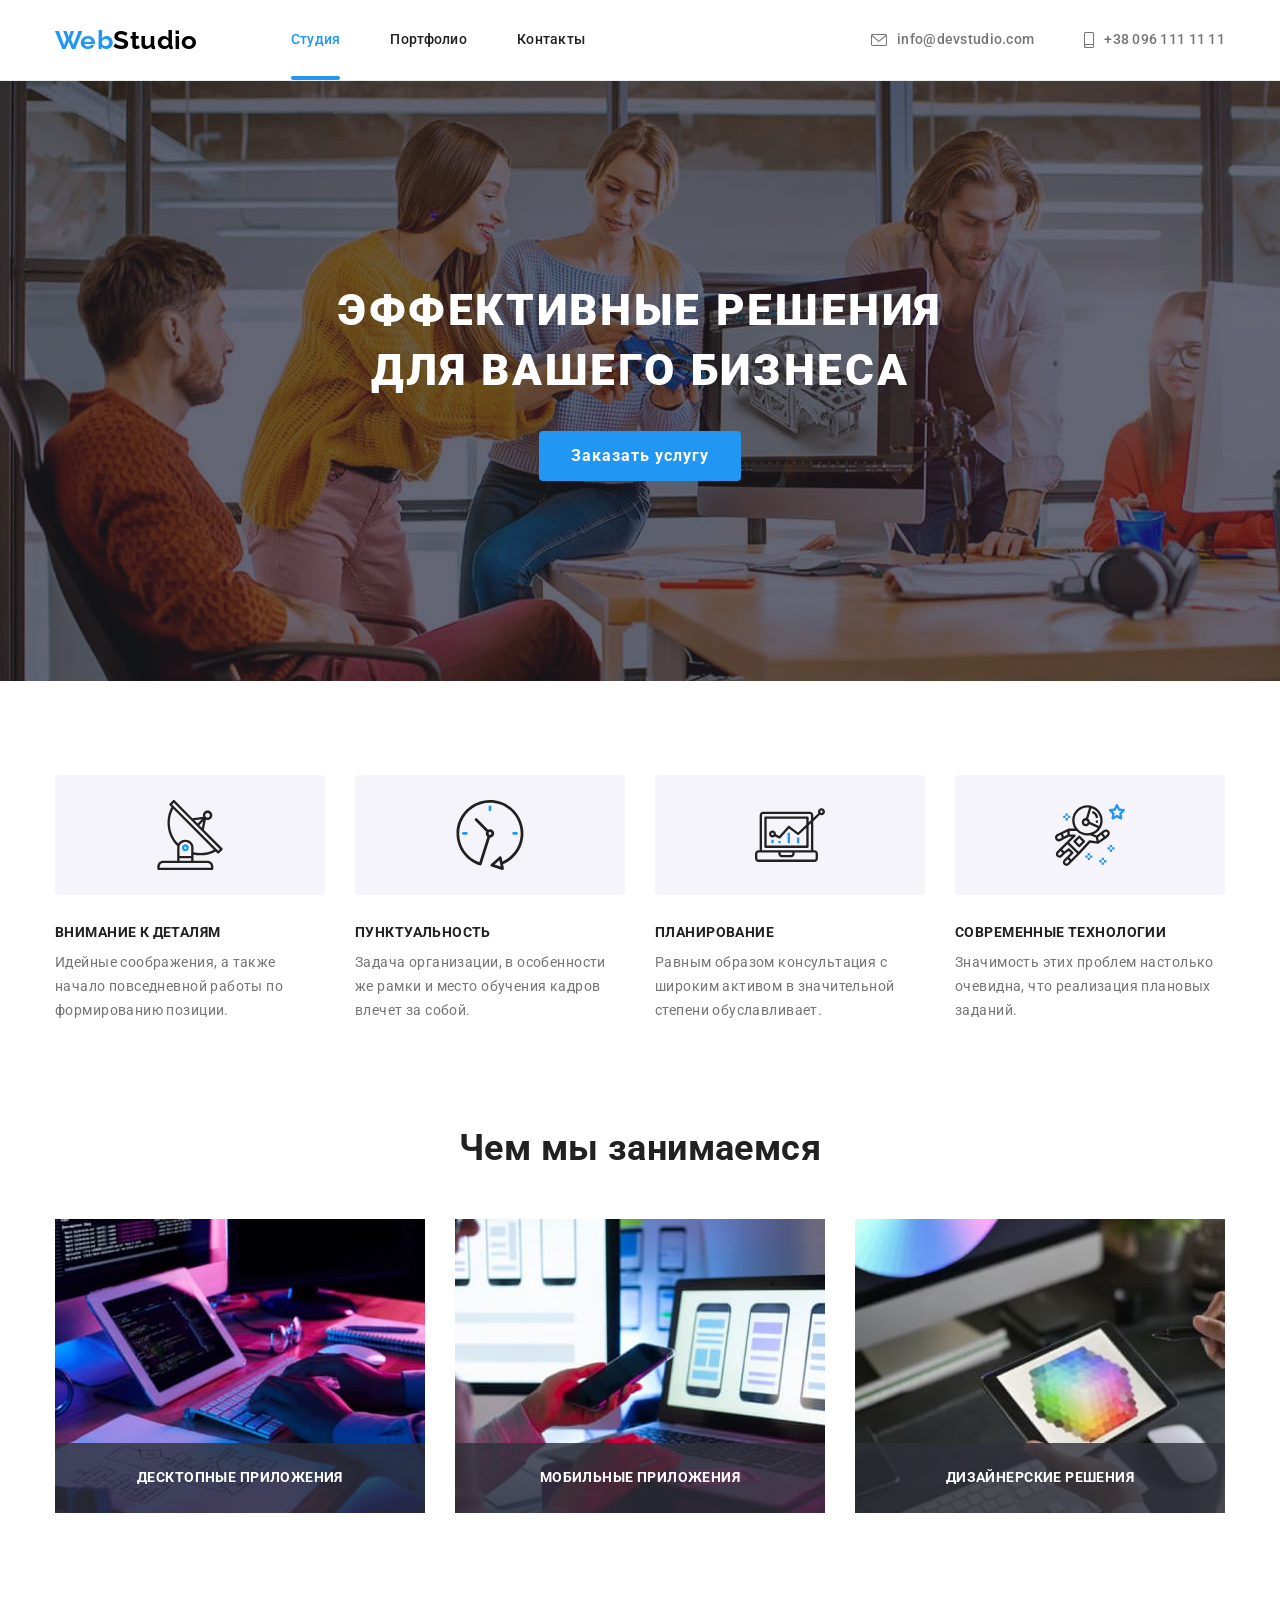
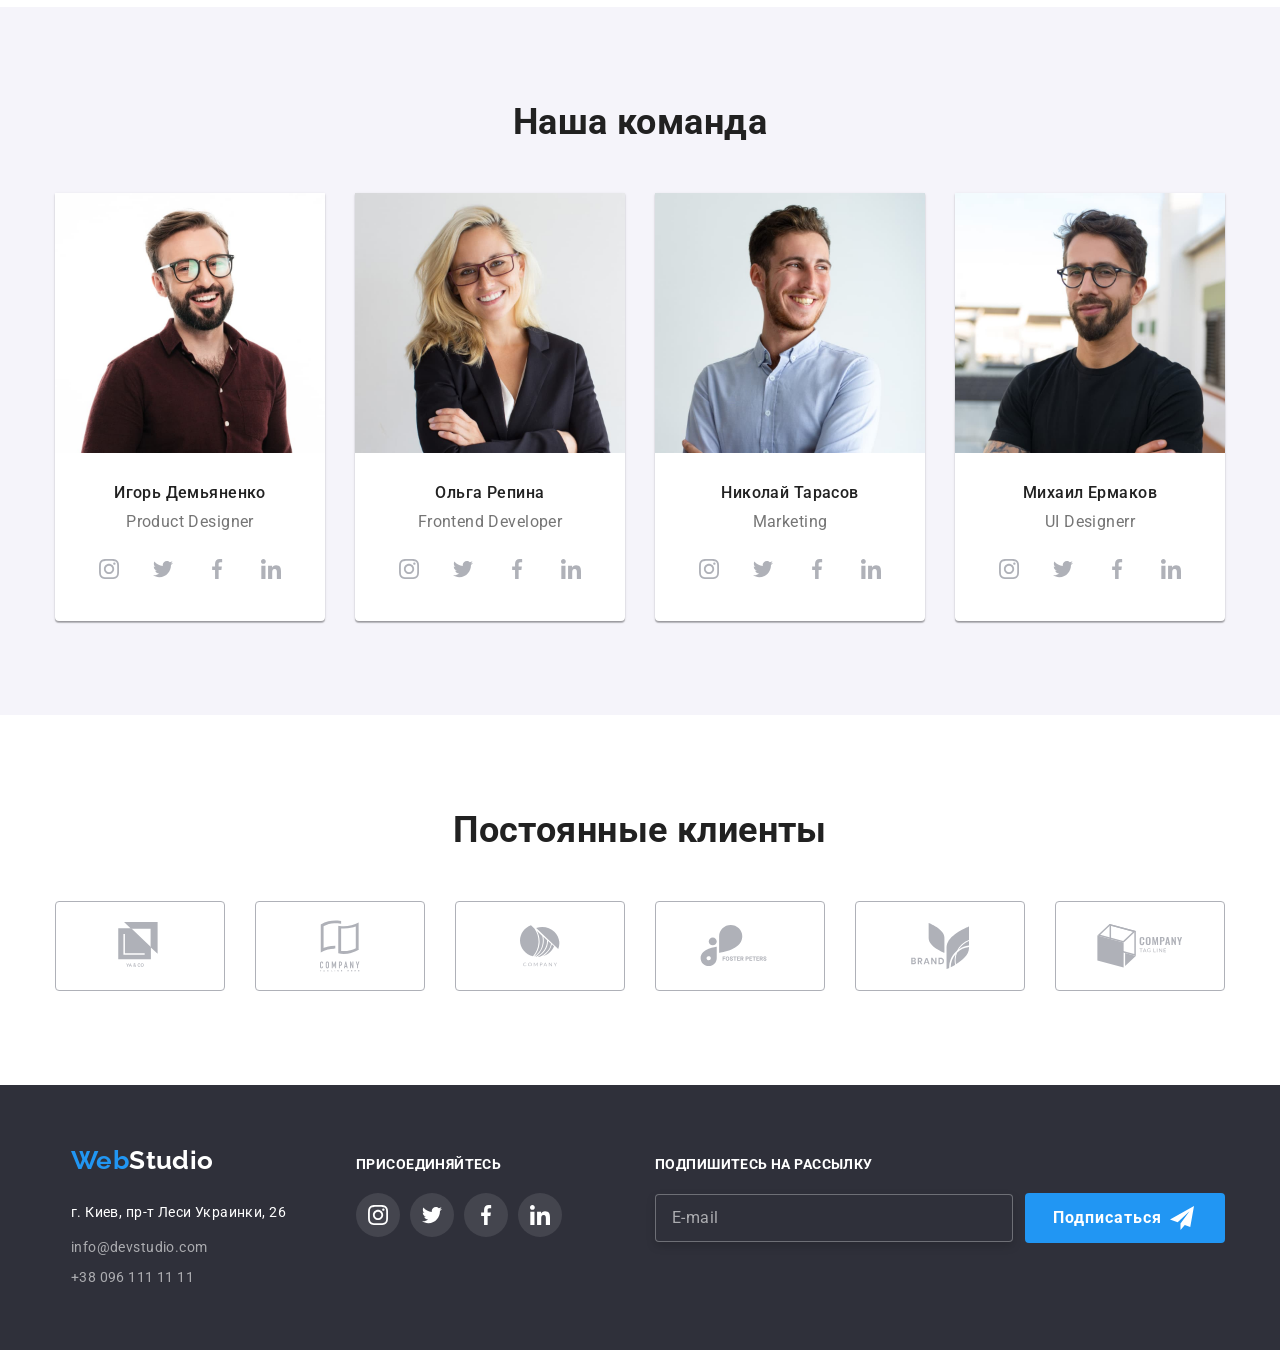
<file: index.html>
<!DOCTYPE html>
<html lang="ru">
  <head>
    <meta charset="UTF-8" />
    <meta http-equiv="X-UA-Compatible" content="IE=edge" />
    <meta name="viewport" content="width=device-width, initial-scale=1.0" />
    <title>Вебстудия в нашем городе</title>
    <link
      rel="stylesheet"
      href="https://cdnjs.cloudflare.com/ajax/libs/modern-normalize/1.0.0/modern-normalize.css"
      integrity="sha512-Zx6MlUMKSVJoQ+83OwhdILe8cSEsCzfqThJd7J/VA2UrK6Ctj85p+xzqfyuNXE5B1k25uUdmJ2OzItbBy9GHAQ=="
      crossorigin="anonymous"
    />

    <link rel="preconnect" href="https://fonts.gstatic.com" />

    <link
      href="https://fonts.googleapis.com/css2?family=Raleway:wght@700&family=Roboto:wght@400;500;700;900&display=swap"
      rel="stylesheet"
    />

    <link
      rel="stylesheet"
      href="https://cdnjs.cloudflare.com/ajax/libs/animate.css/4.1.1/animate.min.css"
    />

    <!-- <link rel="stylesheet" href="./css/styles.css" /> -->
    <link rel="stylesheet" href="./css/main.min.css" />
    
  </head>

  <body>
    <header class="header">
      <div class="container">
        <nav class="navigation">
          <a class="logo link" href="./index.html"
            >Web<span class="logo__dark-text">Studio</span></a
          >

          <ul class="menu list">
            <li class="menu__item">
              <a class="current menu__link link" href="./index.html">Студия</a>
            </li>

            <li class="menu__item">
              <a class="menu__link link" href="./portfolio.html">Портфолио</a>
            </li>

            <li class="menu__item">
              <a class="menu__link link" href="">Контакты</a>
            </li>
          </ul>
        </nav>

        <ul class="contact list">
          <li class="contact__item">
            <a
              class="contact__link link"
              href="mailto:info@devstudio.com"
              lang="en"
            >
              <svg class="contact__icon" width="16" height="12">
                <use href="./images/sprite.svg#envelope"></use>
              </svg>
              info@devstudio.com
            </a>
          </li>

          <li class="contact__item">
            <a class="contact__link link" href="tel:+380961111111">
              <svg class="contact__icon" width="10" height="16">
                <use href="./images/sprite.svg#smartphone"></use>
              </svg>
              +38 096 111 11 11</a
            >
          </li>
        </ul>
      </div>
    </header>

    <main>
      <!--секция Герой -->
      <section class="hero section">
        <div class="container">
          <h1 class="hero__title">Эффективные решения для вашего бизнеса</h1>
          <button data-modal-open class="modal-button button" type="button">
            Заказать услугу
          </button>
        </div>
      </section>

      <!--секция Особенности -->
      <section class="section features">
        <div class="container">
          <h2 class="visually-hidden">Наши преимущества</h2>
          <!--будет невидимый-->

          <ul class="features__list list">
            <li class="features__item">
              <div class="features__icon">
                <svg width="70" height="70">
                  <use href="./images/sprite.svg#antenna"></use>
                </svg>
              </div>
              <h3 class="features__title">Внимание к деталям</h3>
              <p class="features__text">
                Идейные соображения, а также начало повседневной работы по
                формированию позиции.
              </p>
            </li>

            <li class="features__item">
              <div class="features__icon">
                <svg width="70" height="70">
                  <use href="./images/sprite.svg#clock"></use>
                </svg>
              </div>
              <h3 class="features__title">Пунктуальность</h3>
              <p class="features__text">
                Задача организации, в особенности же рамки и место обучения
                кадров влечет за собой.
              </p>
            </li>

            <li class="features__item">
              <div class="features__icon">
                <svg width="70" height="70">
                  <use href="./images/sprite.svg#diagram"></use>
                </svg>
              </div>
              <h3 class="features__title">Планирование</h3>
              <p class="features__text">
                Равным образом консультация с широким активом в значительной
                степени обуславливает.
              </p>
            </li>

            <li class="features__item">
              <div class="features__icon">
                <svg width="70" height="70">
                  <use href="./images/sprite.svg#astronaut"></use>
                </svg>
              </div>
              <h3 class="features__title">Современные технологии</h3>
              <p class="features__text">
                Значимость этих проблем настолько очевидна, что реализация
                плановых заданий.
              </p>
            </li>
          </ul>
        </div>
      </section>

      <!--Чем мы занимаемся-->
      <section class="section work">
        <div class="container">
          <h2 class="brand-title">Чем мы занимаемся</h2>

          <ul class="work__list list">
            
            <li class="work__item">
              <img
                src="./images/what-are-we-doing/tablet.jpg"
                alt="разработчик пишет код адаптивных сайтов"
                width="370"
                height="294"
              />
              <div class="work__label">
                <p class="work__text">Десктопные приложения</p>
              </div>
            </li>

            <li class="work__item">
              <img
                src="./images/what-are-we-doing/mobil.jpg"
                alt="девушка разрабатывает приложение для мобильного телефона"
                width="370"
                height="294"
              />
              <div class="work__label">
                <p class="work__text">Мобильные приложения</p>
              </div>
            </li>

            <li class="work__item">
              <img
                src="./images/what-are-we-doing/graphics.jpg"
                alt="цветовая палитра на планшете"
                width="370"
                height="294"
              />

              <div class="work__label">
                <p class="work__text">Дизайнерские решения</p>
              </div>
            </li>
          </ul>
        </div>
      </section>

      <!--Наша команда-->
      <section class="team section">
        <div class="container">
          <h2 class="brand-title">Наша команда</h2>

          <ul class="team__list list">

            <li class="team__item">
              <img
                class="team__img"
                src="./images/team/designer.jpg"
                alt="на фото улыбаеся дизайнер Игорь Демьяненко"
                width="270"
                height="260"
              />
              <div class="team__content-wrapper">
                <h3 class="team__title">Игорь Демьяненко</h3>
                <p class="team__skill">Product Designer</p>
               
                <ul class="sociall-list list">
                  <li class="sociall-list__item">
                    <a href="" class="sociall-list__link link">
                      <svg class="sociall-list__icon" width="20" height="20">
                        <use href="./images/sprite.svg#instagram"></use>
                      </svg>
                    </a>
                  </li>

                  <li class="sociall-list__item">
                    <a href="" class="sociall-list__link link">
                      <svg class="sociall-list__icon" width="20" height="20">
                        <use href="./images/sprite.svg#twitter"></use>
                      </svg>
                    </a>
                  </li>

                  <li class="sociall-list__item">
                    <a href="" class="sociall-list__link link">
                      <svg class="sociall-list__icon" width="20" height="20">
                        <use href="./images/sprite.svg#facebook"></use>
                      </svg>
                    </a>
                  </li>

                  <li class="sociall-list__item">
                    <a href="" class="sociall-list__link link">
                      <svg class="sociall-list__icon" width="20" height="20">
                        <use href="./images/sprite.svg#linkedin"></use>
                      </svg>
                    </a>
                  </li>
                </ul>
              </div>
            </li>

            <li class="team__item">
              <img
                class="team__img"
                src="./images/team/developer.jpg"
                alt="фото разработчика Ольги Репиной"
                width="270"
                height="260"
              />
              <div class="team__content-wrapper">
                <h3 class="team__title">Ольга Репина</h3>
                <p class="team__skill">Frontend Developer</p>
                <ul class="sociall-list list">
                  <li class="sociall-list__item">
                    <a href="" class="sociall-list__link link">
                      <svg class="sociall-list__icon" width="20" height="20">
                        <use href="./images/sprite.svg#instagram"></use>
                      </svg>
                    </a>
                  </li>

                  <li class="sociall-list__item">
                    <a href="" class="sociall-list__link link">
                      <svg class="sociall-list__icon" width="20" height="20">
                        <use href="./images/sprite.svg#twitter"></use>
                      </svg>
                    </a>
                  </li>

                  <li class="sociall-list__item">
                    <a href="" class="sociall-list__link link">
                      <svg class="sociall-list__icon" width="20" height="20">
                        <use href="./images/sprite.svg#facebook"></use>
                      </svg>
                    </a>
                  </li>

                  <li class="sociall-list__item">
                    <a href="" class="sociall-list__link link">
                      <svg class="sociall-list__icon" width="20" height="20">
                        <use href="./images/sprite.svg#linkedin"></use>
                      </svg>
                    </a>
                  </li>
                </ul>
              </div>
            </li>

            <li class="team__item">
              <img
                class="team__img"
                src="./images/team/marketolog.jpg"
                alt="фото маркетолога Николая Тарасова"
                width="270"
                height="260"
              />
              <div class="team__content-wrapper">
                <h3 class="team__title">Николай Тарасов</h3>
                <p class="team__skill">Marketing</p>
                <ul class="sociall-list list">
                  <li class="sociall-list__item">
                    <a href="" class="sociall-list__link link">
                      <svg class="sociall-list__icon" width="20" height="20">
                        <use href="./images/sprite.svg#instagram"></use>
                      </svg>
                    </a>
                  </li>

                  <li class="sociall-list__item">
                    <a href="" class="sociall-list__link link">
                      <svg class="sociall-list__icon" width="20" height="20">
                        <use href="./images/sprite.svg#twitter"></use>
                      </svg>
                    </a>
                  </li>

                  <li class="sociall-list__item">
                    <a href="" class="sociall-list__link link">
                      <svg class="sociall-list__icon" width="20" height="20">
                        <use href="./images/sprite.svg#facebook"></use>
                      </svg>
                    </a>
                  </li>

                  <li class="sociall-list__item">
                    <a href="" class="sociall-list__link link">
                      <svg class="sociall-list__icon" width="20" height="20">
                        <use href="./images/sprite.svg#linkedin"></use>
                      </svg>
                    </a>
                  </li>
                </ul>
              </div>
            </li>

            <li class="team__item">
              <img
                class="team__img"
                src="./images/team/ul-designer.jpg"
                alt="фото дизайнера Михаил Ермаков"
                width="270"
                height="260"
              />

              <div class="team__content-wrapper">
                <h3 class="team__title">Михаил Ермаков</h3>
                <p class="team__skill">UI Designerr</p>
                <ul class="sociall-list list">
                  <li class="sociall-list__item">
                    <a href="" class="sociall-list__link link">
                      <svg class="sociall-list__icon" width="20" height="20">
                        <use href="./images/sprite.svg#instagram"></use>
                      </svg>
                    </a>
                  </li>
                  <li class="sociall-list__item">
                    <a href="" class="sociall-list__link link">
                      <svg class="sociall-list__icon" width="20" height="20">
                        <use href="./images/sprite.svg#twitter"></use>
                      </svg>
                    </a>
                  </li>
                  <li class="sociall-list__item">
                    <a href="" class="sociall-list__link link">
                      <svg class="sociall-list__icon" width="20" height="20">
                        <use href="./images/sprite.svg#facebook"></use>
                      </svg>
                    </a>
                  </li>
                  <li class="sociall-list__item">
                    <a href="" class="sociall-list__link link">
                      <svg class="sociall-list__icon" width="20" height="20">
                        <use href="./images/sprite.svg#linkedin"></use>
                      </svg>
                    </a>
                  </li>
                </ul>
              </div>
            </li>
          </ul>
        </div>
      </section>

      <!--===============  СLIENTS ========= -->
      <section class="section clients">
        <div class="container">
          <h2 class="brand-title">Постоянные клиенты</h2>

          <ul class="clients__list list">

            <li class="clients__item">
              <a href="" class="clients__link link">
                <svg class="clients__logo" width="44" height="48">
                  <use href="./images/sprite.svg#logo-klient-1"></use>
                </svg>
              </a>
            </li>

            <li class="clients__item">
              <a href="" class="clients__link">
                <svg class="clients__logo" width="40" height="52">
                  <use href="./images/sprite.svg#logo-klient-2"></use>
                </svg>
              </a>
            </li>
            <li class="clients__item">
              <a href="" class="clients__link">
                <svg class="clients__logo" width="40" height="42">
                  <use href="./images/sprite.svg#logo-klient-3"></use>
                </svg>
              </a>
            </li>
            <li class="clients__item">
              <a href="" class="clients__link">
                <svg class="clients__logo" width="80" height="42">
                  <use href="./images/sprite.svg#logo-klient-4"></use>
                </svg>
              </a>
            </li>
            <li class="clients__item">
              <a href="" class="clients__link">
                <svg class="clients__logo" width="58" height="46">
                  <use href="./images/sprite.svg#logo-klient-5"></use>
                </svg>
              </a>
            </li>
            <li class="clients__item">
              <a href="" class="clients__link">
                <svg class="clients__logo" width="88" height="44">
                  <use href="./images/sprite.svg#logo-klient-6"></use>
                </svg>
              </a>
            </li>
          </ul>
        </div>
      </section>
    </main>

    <footer class="footer">
      <div class="container">

        <div class="footer__address">
          <a class="logo link" href="./index.html"
            >Web<span class="logo__light-text">Studio</span></a
          >
          <address>
            <ul class="address__list list">
              <li class="address__item">
                <a
                  class="address__link link"
                  href="https://goo.gl/maps/Ces3QGSAe3TYxzQn6"
                  rel="noopener noreferrer"
                  >г. Киев, пр-т Леси Украинки, 26
                </a>
              </li>

              <li class="address__item">
                <a
                  class="address__link link"
                  href="mailto:info@devstudio.com"
                  lang="en"
                  >info@devstudio.com</a
                >
              </li>

              <li class="address__item">
                <a class="address__link link" href="tel:+380961111111"
                  >+38 096 111 11 11</a
                >
              </li>
            </ul>
          </address>
        </div>

        <div class="footer__sociall">
          <b class="footer__call">присоединяйтесь</b>
          <ul class="sociall-list list">
            <li class="sociall-list__item">
              <a href="" class="sociall-list__link link">
                <svg class="sociall-list__icon" width="20" height="20">
                  <use href="./images/sprite.svg#instagram"></use>
                </svg>
              </a>
            </li>

            <li class="sociall-list__item">
              <a href="" class="sociall-list__link link">
                <svg class="sociall-list__icon" width="20" height="20">
                  <use href="./images/sprite.svg#twitter"></use>
                </svg>
              </a>
            </li>

            <li class="sociall-list__item">
              <a href="" class="sociall-list__link link">
                <svg class="sociall-list__icon" width="20" height="20">
                  <use href="./images/sprite.svg#facebook"></use>
                </svg>
              </a>
            </li>

            <li class="sociall-list__item">
              <a href="" class="sociall-list__link link">
                <svg class="sociall-list__icon" width="20" height="20">
                  <use href="./images/sprite.svg#linkedin"></use>
                </svg>
              </a>
            </li>
          </ul>
        </div>

        <div class="footer__sub">
          <b class="footer__call">Подпишитесь на рассылку</b>
          
          <form action="#" class="sub-form">
            <input
              id="sub-e-mail"
              type="email"
              name="sub-e-mail"
              class="sub-form__input"
              placeholder="E-mail"
              autocomplete="off"
            />

            <button
              type="submit"
              class="modal-button sub-form__modal-button button"
            >
              Подписаться
              <svg class="sub-form__btn-icon" width="24" height="24">
                <use href="./images/sprite.svg#send"></use>
              </svg>
            </button>
          </form>
        </div>
      </div>
    </footer>
    <!-- ============= MODAL ============== -->
    <div class="backdrop is-hidden" data-modal>
      
      <div class="modal">
        <button
          data-modal-close
          type="button"
          class="modal__btn-close animate__zoomIn"
        >
          <svg class="modal__icon-close" width="18" height="18">
            <use href="./images/sprite.svg#close"></use>
          </svg>
        </button>

        <!-- ======= MODAL-FORM =========== -->

        <form action="#" class="modal-form">
          <b class="modal__slogan">Оставьте свои данные, мы вам перезвоним</b>

          <label class="modal-form__field">
            Имя
            <span class="modal-form__input-wrapper">
              <input
                type="text"
                name="user-name"
                class="modal-form__input"
                autocomplete="off"
                required
                minlength="2"
                title="First name Last name"
              />
              <svg class="modal-form__icon" width="18" height="18">
                <use href="./images/sprite.svg#person"></use>
              </svg>
            </span>
          </label>

          <label class="modal-form__field">
            Телефон
            <span class="modal-form__input-wrapper">
              <input
                type="tel"
                name="user-phone"
                class="modal-form__input"
                autocomplete="off"
                required
              />
              <svg class="modal-form__icon" width="18" height="18">
                <use href="./images/sprite.svg#phone"></use>
              </svg>
            </span>
          </label>

          <label class="modal-form__field">
            Почта
            <span class="modal-form__input-wrapper">
              <input type="email" name="user-mail" class="modal-form__input" autocomplete="off" />
              <svg class="modal-form__icon" width="18" height="18">
                <use href="./images/sprite.svg#email"></use>
              </svg>
            </span>
          </label>

          <label class="modal-form__field">
            Комментарий
            <textarea
              name="user-massage"
              class="modal-form__input modal-form__massage"
              placeholder="Введите текст"
            ></textarea>
          </label>

          <input
            type="checkbox"
            id="user-term"
            name="user-term"
            value="agreement"
            class="modal-form__term visually-hidden"
          />
          <label for="user-term" class="modal-form__check-desk">
            Соглашаюсь с рассылкой и принимаю&nbsp;<a
              class="check-desk__link link"
              href="#"
              >Условия договора</a
            >
          </label>

          <button type="submit" class="modal-button modal-button_send button">
            Отправить
          </button>
        </form>
      </div>
    </div>
    <script src="./js/modal.js"></script>
  </body>
</html>
</file>
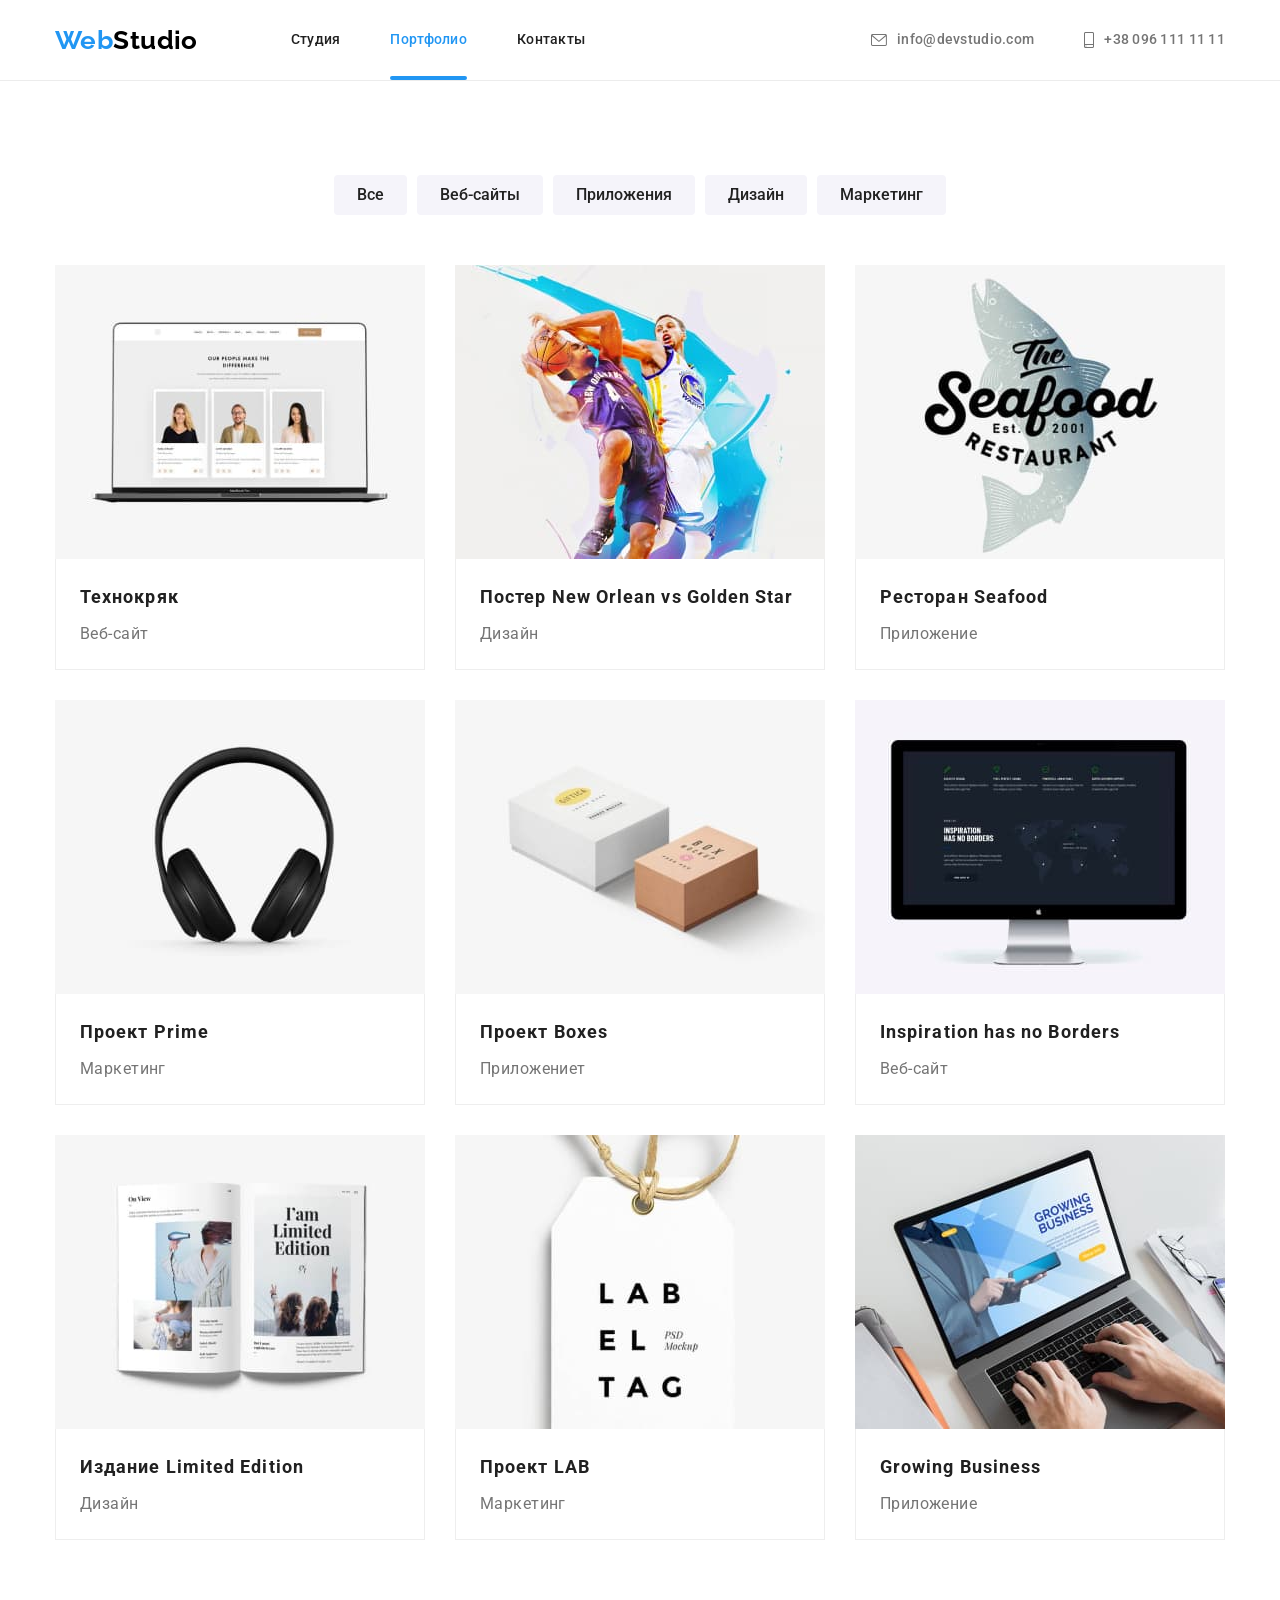
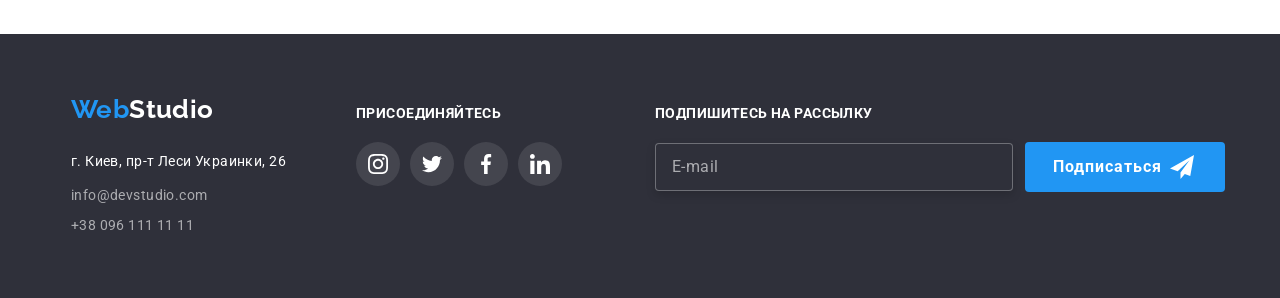
<file: portfolio.html>
<!DOCTYPE html>
<html lang="ru">
  <head>
    <meta charset="UTF-8" />
    <meta http-equiv="X-UA-Compatible" content="IE=edge" />
    <meta name="viewport" content="width=device-width, initial-scale=1.0" />
    <title>Портфолио лучшей вебстудии в нашем городе</title>
    <link
      rel="stylesheet"
      href="https://cdnjs.cloudflare.com/ajax/libs/modern-normalize/1.0.0/modern-normalize.css"
      integrity="sha512-Zx6MlUMKSVJoQ+83OwhdILe8cSEsCzfqThJd7J/VA2UrK6Ctj85p+xzqfyuNXE5B1k25uUdmJ2OzItbBy9GHAQ=="
      crossorigin="anonymous"
    />
    <link rel="preconnect" href="https://fonts.gstatic.com" />
    <link
      href="https://fonts.googleapis.com/css2?family=Raleway:wght@700&family=Roboto:wght@400;500;700;900&display=swap"
      rel="stylesheet"
    />
    <link rel="stylesheet" href="./css/main.min.css" />
  </head>

  <body>
    <header class="header">
      <div class="container">
        <nav class="navigation">
          <a class="logo link" href="./index.html">Web<span class="logo__dark-text">Studio</span></a>
    
          <ul class="menu list">
            <li class="menu__item">
              <a class="menu__link link" href="./index.html">Студия</a>
            </li>
    
            <li class="menu__item">
              <a class="current menu__link link" href="./portfolio.html">Портфолио</a>
            </li>
    
            <li class="menu__item">
              <a class="menu__link link" href="">Контакты</a>
            </li>
          </ul>
        </nav>
    
        <ul class="contact list">
          <li class="contact__item">
            <a class="contact__link link" href="mailto:info@devstudio.com" lang="en">
              <svg class="contact__icon" width="16" height="12">
                <use href="./images/sprite.svg#envelope"></use>
              </svg>
              info@devstudio.com
            </a>
          </li>
    
          <li class="contact__item">
            <a class="contact__link link" href="tel:+380961111111">
              <svg class="contact__icon" width="10" height="16">
                <use href="./images/sprite.svg#smartphone"></use>
              </svg>
              +38 096 111 11 11</a>
          </li>
        </ul>
      </div>
    </header>

    <main>
      <h1 class="visually-hidden">Наше Портфолио</h1>
      <!--будет невидимый-->

      <section class="portfolio section">
        <!-- Фильтры -->
        <div class="container">
          <ul class="filter-list list">
            <li class="filter-list__item">
              <button class="filter-list__button button" type="button">Все</button>
            </li>

            <li class="filter-list__item">
              <button class="filter-list__button button" type="button">
                Веб-сайты
              </button>
            </li>

            <li class="filter-list__item">
              <button class="filter-list__button button" type="button">
                Приложения
              </button>
            </li>

            <li class="filter-list__item">
              <button class="filter-list__button button" type="button">Дизайн</button>
            </li>

            <li class="filter-list__item">
              <button class="filter-list__button button" type="button">
                Маркетинг
              </button>
            </li>
          </ul>

          <!--секция Проекты -->
          <h2 class="visually-hidden">Наши Проекты</h2>
          <!--будет невидимый-->

          <ul class="projects list">

            <li class="projects__item">

              <a class="card link" href="">
                <div class="card__wrapper">
                  <div class="overlay">
                    <img
                      src="./images/portfolio/portfolio1.jpg"
                      alt="экран ноутбука"
                    />

                    <div class="overlay__description">
                      <p class="overlay__text">
                        Технокряк это современная площадка распространения
                        коронавируса. Компании используют эту платформу для
                        цифрового шпионажа и атак на защищённые сервера
                        конкурентов.
                      </p>
                    </div>
                  </div>

                  <div class="card__content">
                    <h3 class="card__title">Технокряк</h3>
                    <p class="card__text">Веб-сайт</p>
                  </div>
                </div>
              </a>
            </li>

            <li class="projects__item">
              <a class="card link" href="">
                <div class="card__wrapper">
                  <div class="overlay">
                    <img
                      src="./images/portfolio/portfolio2.jpg"
                      alt="два баскетболиста"
                    />

                    <div class="overlay__description">
                      <p class="overlay__text">
                        Технокряк это современная площадка распространения
                        коронавируса. Компании используют эту платформу для
                        цифрового шпионажа и атак на защищённые сервера
                        конкурентов.
                      </p>
                    </div>
                  </div>
                  <div class="card__content">
                    <h3 class="card__title">
                      Постер <span lang="en">New Orlean vs Golden Star</span>
                    </h3>
                    <p class="card__text">Дизайн</p>
                  </div>
                </div>
              </a>
            </li>

            <li class="projects__item">
              <a class="card link" href="">
                <div class="card__wrapper">
                  <div class="overlay">
                    <img
                      src="./images/portfolio/portfolio3.jpg"
                      alt="логотип ресторана"
                    />
                    <div class="overlay__description">
                      <p class="overlay__text">
                        Технокряк это современная площадка распространения
                        коронавируса. Компании используют эту платформу для
                        цифрового шпионажа и атак на защищённые сервера
                        конкурентов.
                      </p>
                    </div>
                  </div>

                  <div class="card__content">
                    <h3 class="card__title">
                      Ресторан <span lang="en">Seafood</span>
                    </h3>
                    <p class="card__text">Приложение</p>
                  </div>
                </div>
              </a>
            </li>

            <li class="projects__item">
              <a class="card link" href="">
                <div class="card__wrapper">
                  <div class="overlay">
                    <img
                      src="./images/portfolio/portfolio4.jpg"
                      alt="наушники"
                    />
                    <div class="overlay__description">
                      <p class="overlay__text">
                        Технокряк это современная площадка распространения
                        коронавируса. Компании используют эту платформу для
                        цифрового шпионажа и атак на защищённые сервера
                        конкурентов.
                      </p>
                    </div>
                  </div>

                  <div class="card__content">
                    <h3 class="card__title">
                      Проект <span lang="en">Prime</span>
                    </h3>
                    <p class="card__text">Маркетинг</p>
                  </div>
                </div>
              </a>
            </li>

            <li class="projects__item">
              <a class="card link" href="">
                <div class="card__wrapper">
                  <div class="overlay">
                    <img
                      src="./images/portfolio/portfolio5.jpg"
                      alt="две коробки"
                    />
                    <div class="overlay__description">
                      <p class="overlay__text">
                        Технокряк это современная площадка распространения
                        коронавируса. Компании используют эту платформу для
                        цифрового шпионажа и атак на защищённые сервера
                        конкурентов.
                      </p>
                    </div>
                  </div>

                  <div class="card__content">
                    <h3 class="card__title">
                      Проект <span lang="en">Boxes</span>
                    </h3>
                    <p class="card__text">Приложениет</p>
                  </div>
                </div>
              </a>
            </li>

            <li class="projects__item">
              <a class="card link" href="">
                <div class="card__wrapper">
                  <div class="overlay">
                    <img
                      src="./images/portfolio/portfolio6.jpg"
                      alt="изображение на мониторе компьютера"
                    />
                    <div class="overlay__description">
                      <p class="overlay__text">
                        Технокряк это современная площадка распространения
                        коронавируса. Компании используют эту платформу для
                        цифрового шпионажа и атак на защищённые сервера
                        конкурентов.
                      </p>
                    </div>
                  </div>

                  <div class="card__content">
                    <h3 class="card__title" lang="en">
                      Inspiration has no Borders
                    </h3>
                    <p class="card__text">Веб-сайт</p>
                  </div>
                </div>
              </a>
            </li>

          <li class="projects__item">
            <a class="card link" href="">
              <div class="card__wrapper">
                <div class="overlay">
                    <img
                      src="./images/portfolio/portfolio7.jpg"
                      alt="разворот модного журнала"
                    />
                    <div class="overlay__description">
                      <p class="overlay__text">
                        Технокряк это современная площадка распространения
                        коронавируса. Компании используют эту платформу для
                        цифрового шпионажа и атак на защищённые сервера
                        конкурентов.
                      </p>
                    </div>
                  </div>

                  <div class="card__content">
                    <h3 class="card__title">
                      Издание <span lang="en">Limited Edition</span>
                    </h3>
                    <p class="card__text">Дизайн</p>
                  </div>
                </div>
              </a>
            </li>

            <li class="projects__item">
              <a class="card link" href="">
                <div class="card__wrapper">
                  <div class="overlay">
                    <img
                      src="./images/portfolio/portfolio8.jpg"
                      alt="этикетка"
                    />
                    <div class="overlay__description">
                      <p class="overlay__text">
                        Технокряк это современная площадка распространения
                        коронавируса. Компании используют эту платформу для
                        цифрового шпионажа и атак на защищённые сервера
                        конкурентов.
                      </p>
                    </div>
                  </div>
                  <div class="card__content">
                    <h3 class="card__title">
                      Проект <span lang="en">LAB</span>
                    </h3>
                    <p class="card__text">Маркетинг</p>
                  </div>
                </div>
              </a>
            </li>

            <li class="projects__item">
              <a class="card link" href="">
                <div class="card__wrapper">
                  <div class="overlay">
                    <img
                      src="./images/portfolio/portfolio9.jpg"
                      alt="ноутбук"
                    />
                    <div class="overlay__description">
                      <p class="overlay__text">
                        Технокряк это современная площадка распространения
                        коронавируса. Компании используют эту платформу для
                        цифрового шпионажа и атак на защищённые сервера
                        конкурентов.
                      </p>
                    </div>
                  </div>
                  <div class="card__content">
                    <h3 class="card__title" lang="en">Growing Business</h3>
                    <p class="card__text">Приложение</p>
                  </div>
                </div>
              </a>
            </li>
          </ul>
        </div>
      </section>
    </main>

    <footer class="footer">
      <div class="container">
    
        <div class="footer__address">
          <a class="logo link" href="./index.html">Web<span class="logo__light-text">Studio</span></a>
          <address>
            <ul class="address__list list">
              <li class="address__item">
                <a class="address__link link" href="https://goo.gl/maps/Ces3QGSAe3TYxzQn6" rel="noopener noreferrer">г.
                  Киев, пр-т Леси Украинки, 26
                </a>
              </li>
    
              <li class="address__item">
                <a class="address__link link" href="mailto:info@devstudio.com" lang="en">info@devstudio.com</a>
              </li>
    
              <li class="address__item">
                <a class="address__link link" href="tel:+380961111111">+38 096 111 11 11</a>
              </li>
            </ul>
          </address>
        </div>
    
        <div class="footer__sociall">
          <b class="footer__call">присоединяйтесь</b>
          <ul class="sociall-list list">
            <li class="sociall-list__item">
              <a href="" class="sociall-list__link link">
                <svg class="sociall-list__icon" width="20" height="20">
                  <use href="./images/sprite.svg#instagram"></use>
                </svg>
              </a>
            </li>
    
            <li class="sociall-list__item">
              <a href="" class="sociall-list__link link">
                <svg class="sociall-list__icon" width="20" height="20">
                  <use href="./images/sprite.svg#twitter"></use>
                </svg>
              </a>
            </li>
    
            <li class="sociall-list__item">
              <a href="" class="sociall-list__link link">
                <svg class="sociall-list__icon" width="20" height="20">
                  <use href="./images/sprite.svg#facebook"></use>
                </svg>
              </a>
            </li>
    
            <li class="sociall-list__item">
              <a href="" class="sociall-list__link link">
                <svg class="sociall-list__icon" width="20" height="20">
                  <use href="./images/sprite.svg#linkedin"></use>
                </svg>
              </a>
            </li>
          </ul>
        </div>
    
        <div class="footer__sub">
          <b class="footer__call">Подпишитесь на рассылку</b>
    
          <form action="#" class="sub-form">
            <input id="sub-e-mail" type="email" name="sub-e-mail" class="sub-form__input" placeholder="E-mail"
              autocomplete="off" />
    
            <button type="submit" class="modal-button sub-form__modal-button button">
              Подписаться
              <svg class="sub-form__btn-icon" width="24" height="24">
                <use href="./images/sprite.svg#send"></use>
              </svg>
            </button>
          </form>
        </div>
      </div>
    </footer>
  </body>
</html>
</file>
<file: css/main.min.css>
:root{--font-family-main: "Roboto", sans-serif;--font-family-logo: "Raleway", sans-serif;--brand-text-color: #757575;--brand-title-color: #212121;--brend-accent-color: #2196f3;--dark-theame-color: #2f303a;--light-theame-color: #f5f4fa;--white-color: #ffffff;--black-color: #000000;--background-color-botton-hover: #188ce8;--background-color-hero: #c4c4c4;--social-svg-color: #afb1b8;--top-line-color: #ececec;--card-gap: 30px;--border-cards-color: #eeeeee}.visually-hidden{position:absolute !important;clip:rect(1px 1px 1px 1px);clip:rect(1px, 1px, 1px, 1px);padding:0 !important;border:0 !important;height:1px !important;width:1px !important;overflow:hidden}body{font-family:var(--font-family-main);color:var(--brand-text-color);background-color:var(--white-color);font-weight:400;font-size:14px;line-height:1.71;letter-spacing:0.03em;margin:0}h1,h2,h3,h4,h5,h6,p{margin:0}ul,ol{margin:0;padding:0}img{display:block;max-width:100%;height:auto}.link{text-decoration:none}.list{list-style:none}address{font-style:normal}.section{padding-top:94px;padding-bottom:94px}.container{margin:0 auto;padding-left:15px;padding-right:15px;width:1200px}.header .container{display:flex;align-items:center}.hero .container{padding-top:106px;padding-bottom:106px;text-align:center}.work .container{text-align:center}.footer .container{display:flex;justify-content:right;align-items:baseline}.logo{display:inline-block;color:var(--brend-accent-color);font-family:var(--font-family-logo);font-size:26px;font-weight:700;line-height:1.19}.logo__dark-text{color:var(--black-color)}.logo__light-text{color:var(--white-color)}.navigation .logo{margin-right:93px;padding-top:24px;padding-bottom:24px}.footer .logo{margin-bottom:20px}.button{border-radius:4px;border:1px solid transparent;font-family:inherit;cursor:pointer}.brand-title{font-weight:700;font-size:36px;line-height:1.17;text-align:center;color:var(--brand-title-color);margin-bottom:50px}.menu{display:flex;align-items:center}.menu__item{position:relative}.menu__item:not(:last-child){margin-right:50px}.menu__link{display:block;padding-top:32px;padding-bottom:32px;color:var(--brand-title-color);font-family:var(--font-family-main);font-weight:500;line-height:1.14;letter-spacing:0.02em;transition:color 250ms cubic-bezier(0.4, 0, 0.2, 1)}.menu__link.current{color:var(--brend-accent-color)}.menu__link.current::before{position:absolute;content:"";width:100%;top:100%;left:0;transform:translate(0, -100%);border:2px solid var(--brend-accent-color);border-radius:2px}.menu__link:hover,.menu__link:focus{color:var(--brend-accent-color)}.contact{margin-left:auto;display:flex;align-items:center}.contact__item:not(:last-child){margin-right:50px}.contact__link{display:flex;justify-content:center;align-items:center;padding-top:32px;padding-bottom:32px;color:var(--brand-text-color);font-family:var(--font-family-main);font-weight:500;line-height:1.14;letter-spacing:0.02em;transition:color 250ms cubic-bezier(0.4, 0, 0.2, 1)}.contact__link:hover,.contact__link:focus{color:var(--brend-accent-color)}.contact__icon{margin-right:10px;fill:currentColor}.modal-button{min-width:200px;padding:10px 32px;font-weight:700;font-size:16px;line-height:1.88;letter-spacing:0.06em;color:var(--white-color);border:none;background-color:var(--brend-accent-color);transition:background-color 250ms cubic-bezier(0.4, 0, 0.2, 1)}.modal-button:hover,.modal-button:active{background-color:var(--background-color-botton-hover)}.sociall-list{display:flex;justify-content:space-between;align-items:center}.footer__sociall .sociall-list__item:not(:last-child){margin-right:10px}.sociall-list__link{display:flex;justify-content:center;align-items:center;width:44px;height:44px;border-radius:50%;background-color:transparent;transition:background-color 250ms cubic-bezier(0.4, 0, 0.2, 1)}.sociall-list__link:hover,.sociall-list__link:focus{background-color:var(--brend-accent-color)}.footer__sociall .sociall-list__link{background-color:rgba(255,255,255,0.1);transition:background-color 250ms cubic-bezier(0.4, 0, 0.2, 1)}.footer__sociall .sociall-list__link:hover,.footer__sociall .sociall-list__link:focus{background-color:var(--brend-accent-color)}.sociall-list__icon{fill:var(--social-svg-color);transition:fill 250ms cubic-bezier(0.4, 0, 0.2, 1)}.sociall-list__link:hover .sociall-list__icon,.sociall-list__link:focus .sociall-list__icon{fill:var(--white-color)}.footer__sociall .sociall-list__icon{fill:var(--white-color)}.sub-form{display:flex;align-items:center}.sub-form__modal-button{display:flex;align-items:center;padding:10px 28px}.sub-form__btn-icon{fill:var(--white-color);margin-left:8px}.sub-form__input{width:358px;height:100%;margin-right:12px;padding-top:15px;padding-bottom:15px;padding-left:16px;color:var(--white-color);border:1px solid rgba(255,255,255,0.3);filter:drop-shadow(0px 4px 4px rgba(0,0,0,0.15));border-radius:4px;background-color:var(--dark-theame-color)}.sub-form__input::placeholder{margin-top:15px;margin-bottom:15px;margin-left:16px;font-family:var(--font-family-main);font-size:16px;line-height:1.25;letter-spacing:0.03em;color:rgba(255,255,255,0.6)}.backdrop{position:fixed;top:0;left:0;width:100vw;height:100vh;background-color:rgba(0,0,0,0.2);transition:background-color 250ms cubic-bezier(0.4, 0, 0.2, 1)}.backdrop{animation:animate150 2000ms}@keyframes animate150{0%{transform:scale(0.1)}30%{transform:scale(1.25)}60%{transform:scale(0.7)}100%{transform:scale(1)}}.is-hidden{opacity:0;visibility:hidden;pointer-events:none;animation:close-animate 4000ms}@keyframes close-animate{0%{transform:scale(1);opacity:1}50%{transform:scale(0.5);background-color:#320ed3}100%{transform:scale(3);opacity:0}}.modal{position:absolute;width:528px;height:581px;top:50%;left:50%;padding:40px;transform:translate(-50%, -50%);background-color:var(--white-color);box-shadow:0px 1px 3px rgba(0,0,0,0.12),0px 1px 1px rgba(0,0,0,0.14),0px 2px 1px rgba(0,0,0,0.2);border-radius:4px;animation:opacity150 3000ms}.modal__btn-close{position:absolute;top:8px;right:8px;width:30px;height:30px;background-color:var(--white-color);border-radius:50%;border:1px solid rgba(0,0,0,0.1);cursor:pointer;animation-duration:1000ms;animation-delay:3000ms;animation-iteration-count:2}.modal__icon-close{position:absolute;top:50%;left:50%;transform:translate(-50%, -50%);fill:var(--black-color)}@keyframes opacity150{20%{opacity:0}20%{opacity:0}100%{opacity:1}}.modal-form{display:flex;flex-direction:column;height:100%;background-color:var(--white-color)}.modal-form__field{display:block;margin-bottom:10px;font-family:var(--font-family-main);font-size:12px;line-height:1.17;letter-spacing:0.01em;color:var(--brand-text-color)}.modal-form__field:nth-last-of-type(2){margin-bottom:20px}.modal-form__input-wrapper{display:block;position:relative;margin-top:4px}.modal-form__input{width:100%;height:40px;padding-left:42px;border:1px solid rgba(33,33,33,0.2);border-radius:4px;font-family:var(--font-family-main);font-size:14px;line-height:1.17;letter-spacing:0.03em;color:var(--brand-text-color);transition:border-color 250ms cubic-bezier(0.4, 0, 0.2, 1)}.modal-form__input:focus{outline:none;border-color:var(--brend-accent-color)}.modal-form__massage{resize:none;min-height:120px;padding:12px 16px;margin-top:4px}.modal-form__massage::placeholder{font-family:var(--font-family-main);font-size:14px;line-height:1.14;letter-spacing:0.01em;color:rgba(117,117,117,0.5)}.modal-form__term{appearance:none;-moz-appearance:none;-webkit-appearance:none}.modal-form__check-desk{display:flex;align-items:center;margin-bottom:30px}.modal-form__check-desk::before{display:inline-block;content:"";width:16px;height:15px;margin-right:8px;cursor:pointer;background-color:var(--white-color);border:2px solid var(--brand-title-color);border-radius:2px;outline:none;transition:background-image 250ms cubic-bezier(0.4, 0, 0.2, 1)}.modal-form__term:checked+.modal-form__check-desk::before{background-color:var(--brend-accent-color);background-image:url("../images/check-on.svg");border-color:var(--brend-accent-color);background-size:contain;outline:none}.modal-form__term:checked+.modal-form__check-desk::before{box-shadow:0 0 0 2px blue}.modal-form__term:focus+.modal-form__check-desk::before{box-shadow:0 0 0 2px var(--accent-color)}.modal__slogan{display:block;margin-bottom:12px;font-family:var(--font-family-main);font-weight:700;font-size:20px;line-height:1.15;text-align:center;letter-spacing:0.03em;color:var(--brand-title-color)}.modal-form__icon{position:absolute;top:50%;transform:translateY(-50%);left:12px;fill:var(--brand-title-color);transition:fill 250ms cubic-bezier(0.4, 0, 0.2, 1)}.modal-form__input:focus+.modal-form__icon{fill:var(--brend-accent-color)}.modal-form__check-desk .check-desk__link{color:var(--brend-accent-color)}.modal-button_send{align-self:center}.modal-form-btn:focus,.modal-form-btn:active{background-color:var(--background-color-botton-hover)}.filter-list{display:flex;margin-bottom:50px;justify-content:center;align-items:center}.filter-list__item+.filter-list__item{margin-left:10px}.filter-list__button{padding:6px 22px;font-weight:500;font-size:16px;line-height:1.62;color:var(--brand-title-color);background:var(--light-theame-color);border-radius:4px;transition:color 250ms cubic-bezier(0.4, 0, 0.2, 1),background-color 250ms cubic-bezier(0.4, 0, 0.2, 1),box-shadow 250ms cubic-bezier(0.4, 0, 0.2, 1)}.filter-list__button:hover,.filter-list__button:active{color:var(--white-color);background-color:var(--brend-accent-color);box-shadow:0px 3px 1px rgba(0,0,0,0.1),0px 1px 2px rgba(0,0,0,0.08),0px 2px 2px rgba(0,0,0,0.12)}.card__wrapper{background:var(--white-color);transition:box-shadow 250ms cubic-bezier(0.4, 0, 0.2, 1)}.card__wrapper:hover,.card__wrapper:focus{box-shadow:0px 1px 1px rgba(0,0,0,0.12),0px 4px 4px rgba(0,0,0,0.06),1px 4px 6px rgba(0,0,0,0.16)}.overlay{position:relative;overflow:hidden}.overlay__description{position:absolute;top:0;left:0;width:100%;height:100%;background-color:rgba(33,150,243,0.9);transform:translateY(100%);transition:transform 250ms cubic-bezier(0.4, 0, 0.2, 1)}.card:hover .overlay__description,.card:focus .overlay__description{transform:translateY(0)}.overlay__text{position:absolute;top:50%;left:50%;transform:translate(-50%, -50%);width:100%;padding-left:24px;padding-right:24px;font-size:18px;line-height:1.55;letter-spacing:0.03em;color:var(--white-color)}.card__content{padding:20px 24px;background:var(--white-color);border-left:1px solid var(--border-cards-color);border-right:1px solid var(--border-cards-color);border-bottom:1px solid var(--border-cards-color)}.card__title{font-weight:700;font-size:18px;line-height:2;letter-spacing:0.06em;color:var(--brand-title-color);margin-bottom:4px}.card__text{font-size:16px;line-height:1.87;color:var(--brand-text-color)}.header{border-bottom:1px solid var(--top-line-color)}.navigation{display:flex;align-items:center}.hero{max-width:1600px;margin:0 auto;background:var(--background-color-hero);background-image:linear-gradient(rgba(47,48,58,0.4), rgba(47,48,58,0.4)),url("../images/hero-background.jpg");background-repeat:no-repeat;background-size:cover}.hero__title{font-weight:900;font-size:44px;line-height:1.36;letter-spacing:0.06em;text-transform:uppercase;color:var(--white-color);max-width:696px;margin:0 auto;margin-bottom:30px}.features{padding-top:94px;padding-bottom:47px}.features__list{display:flex;align-items:center;margin-left:calc(-1 * var(--card-gap))}.features__item{margin-left:30px;flex-basis:calc(100% / 4 - var(--card-gap))}.features__item .features__text{margin-bottom:10px}.features__icon{height:120px;display:flex;justify-content:center;align-items:center;margin-bottom:30px;background-color:var(--light-theame-color);border-radius:4px}.features__title{font-weight:700;font-size:14px;line-height:1.14;text-transform:uppercase;color:var(--brand-title-color);margin-bottom:10px}.work{padding-top:47px;padding-bottom:94px;display:flex}.work__list{display:flex;margin-left:calc(-1 * var(--card-gap));margin-top:calc(-1 * var(--card-gap))}.work__item{position:relative;flex-basis:calc(100% / 3 - var(--card-gap));margin-left:var(--card-gap);margin-top:var(--card-gap)}.work__label{position:absolute;bottom:0;display:flex;justify-content:center;align-items:center;width:100%;height:70px;padding-top:27px;padding-bottom:27px;background-color:rgba(47,48,58,0.8)}.work__label .work__text{font-weight:700;font-size:14px;line-height:1.14;letter-spacing:0.03em;text-transform:uppercase;color:var(--white-color)}.team{background-color:var(--light-theame-color)}.team__list{display:flex;align-items:center;margin-left:calc(-1 * var(--card-gap));margin-top:calc(-1 * var(--card-gap));font-size:16px;line-height:1.19}.team__item{margin-left:var(--card-gap);margin-top:var(--card-gap);flex-basis:calc(100% / 3 - var(--card-gap));box-shadow:0px 1px 3px rgba(0,0,0,0.12),0px 1px 1px rgba(0,0,0,0.14),0px 2px 1px rgba(0,0,0,0.2);border-radius:0px 0px 4px 4px;background-color:var(--white-color)}.team__content-wrapper{text-align:center;padding:30px 32px}.team__content-wrapper .team__skill{margin-bottom:16px}.team__title{font-weight:500;font-size:16px;color:var(--brand-title-color);margin-bottom:10px}.clients__list{display:flex;justify-content:center;flex-wrap:wrap;margin-left:calc(-1 * var(--card-gap));margin-top:calc(-1 * var(--card-gap))}.clients__item{height:90px;display:flex;justify-content:center;align-items:center;flex-basis:calc(100% / 6 - var(--card-gap));margin-left:var(--card-gap);margin-top:var(--card-gap);border:1px solid var(--social-svg-color);border-radius:4px;background-color:transparent;transition:border 250ms cubic-bezier(0.4, 0, 0.2, 1)}.clients__item:hover,.clients__item:focus{border:1px solid var(--brend-accent-color)}.clients__link{display:flex;justify-content:center;align-items:center;color:var(--social-svg-color);transition:color 250ms cubic-bezier(0.4, 0, 0.2, 1)}.clients__item:hover .clients__link,.clients__item:focus .clients__link{color:var(--brend-accent-color)}.clients__logo{fill:currentColor}.projects{display:flex;flex-wrap:wrap;margin-left:calc(-1 * var(--card-gap));margin-top:calc(-1 * var(--card-gap))}.projects__item{margin-left:var(--card-gap);margin-top:var(--card-gap);flex-basis:calc(100% / 3 - var(--card-gap))}.footer{background-color:var(--dark-theame-color);padding:60px 0}.footer__address{margin-right:70px}.address__item:not(:last-child){margin-bottom:6px}.address__item:first-child{color:var(--white-color);padding:5px 0}.address__link{color:rgba(255,255,255,0.6)}.address__item:first-child .address__link{color:var(--white-color)}.footer__sociall{margin-right:93px}.footer__call{display:inline-block;font-weight:700;font-size:14px;line-height:1.14;text-transform:uppercase;color:var(--white-color);margin-bottom:20px}
/*# sourceMappingURL=main.min.css.map */
</file>
